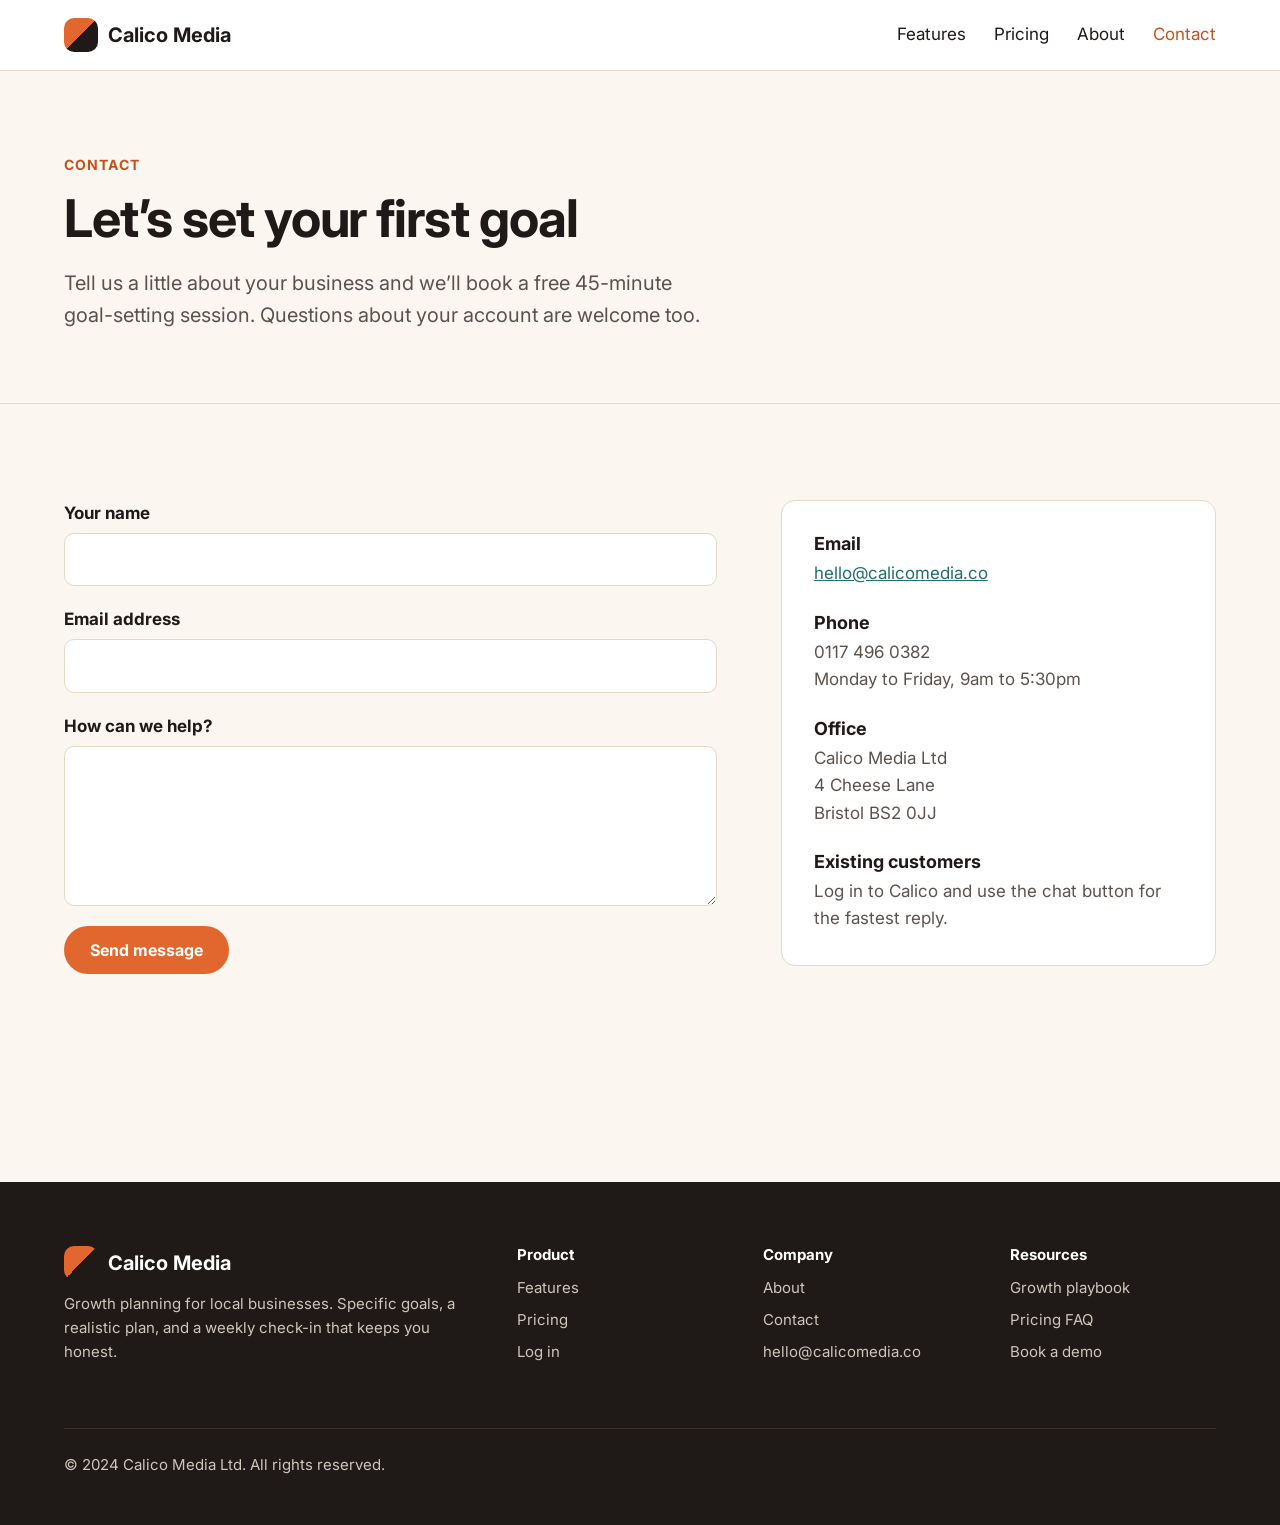
<file: public/contact.html>
<!DOCTYPE html>
<html lang="en">
<head>
  <meta charset="utf-8">
  <meta name="viewport" content="width=device-width, initial-scale=1">
  <title>Contact | Calico Media</title>
  <meta name="description" content="Book a demo or ask us a question. We reply within one business day.">
  <link rel="preconnect" href="https://fonts.googleapis.com">
  <link rel="preconnect" href="https://fonts.gstatic.com" crossorigin>
  <link href="https://fonts.googleapis.com/css2?family=Inter:wght@100;200;300;400;500;600;700;800;900&display=swap" rel="stylesheet">
  <link rel="stylesheet" href="css/styles.css">
</head>
<body>
  <header class="site-header">
    <div class="container">
      <a class="logo" href="index.html"><span class="logo-mark"></span>Calico Media</a>
      <nav aria-label="Main">
        <ul class="nav-links">
          <li><a href="features.html">Features</a></li>
          <li><a href="pricing.html">Pricing</a></li>
          <li><a href="about.html">About</a></li>
          <li><a href="contact.html" aria-current="page">Contact</a></li>
        </ul>
      </nav>
    </div>
  </header>

  <main>
    <section class="page-header">
      <div class="container">
        <span class="eyebrow">Contact</span>
        <h1>Let&rsquo;s set your first goal</h1>
        <p class="lead">Tell us a little about your business and we&rsquo;ll book a free 45-minute goal-setting session. Questions about your account are welcome too.</p>
  </div>
    </section>

    <section class="section">
      <div class="container contact-layout">
        <form class="contact-form" id="contact-form" action="/contact" method="post">
              <!-- Honeypot field -->
      <div class="honeypot__wrapper">
    <input type="text" id="website" name="website" tabindex="-1" autocomplete="off">
      </div>
          <label for="name">Your name</label>
          <input type="text" id="name" name="name" required>

          <label for="email">Email address</label>
          <input type="email" id="email" name="email" required>

          <label for="message">How can we help?</label>
          <textarea id="message" name="message" required></textarea>

          <button class="btn" type="submit">Send message</button>
          <p class="form-status" id="form-status" role="status"></p>
        </form>

        <aside class="contact-aside">
          <h3>Email</h3>
          <p><a href="mailto:hello@calicomedia.co">hello@calicomedia.co</a></p>
          <h3>Phone</h3>
          <p>0117 496 0382<br>Monday to Friday, 9am to 5:30pm</p>
          <h3>Office</h3>
          <p>Calico Media Ltd<br>4 Cheese Lane<br>Bristol BS2 0JJ</p>
          <h3>Existing customers</h3>
          <p>Log in to Calico and use the chat button for the fastest reply.</p>
        </aside>
      </div>
    </section>
  </main>

  <footer class="site-footer">
    <div class="container">
      <div class="footer-grid">
        <div>
          <a class="logo" href="index.html"><span class="logo-mark"></span>Calico Media</a>
          <p>Growth planning for local businesses. Specific goals, a realistic plan, and a weekly check-in that keeps you honest.</p>
        </div>
        <div>
          <h4>Product</h4>
          <ul>
            <li><a href="features.html">Features</a></li>
            <li><a href="pricing.html">Pricing</a></li>
            <li><a href="https://app.calicomedia.co/login">Log in</a></li>
          </ul>
        </div>
        <div>
          <h4>Company</h4>
          <ul>
            <li><a href="about.html">About</a></li>
            <li><a href="contact.html">Contact</a></li>
            <li><a href="mailto:hello@calicomedia.co">hello@calicomedia.co</a></li>
          </ul>
        </div>
        <div>
          <h4>Resources</h4>
          <ul>
            <li><a href="index.html#playbook">Growth playbook</a></li>
            <li><a href="pricing.html#faq">Pricing FAQ</a></li>
            <li><a href="contact.html">Book a demo</a></li>
          </ul>
        </div>
      </div>
      <div class="footer-bottom">
        <p>&copy; 2024 Calico Media Ltd. All rights reserved.</p>
      </div>
    </div>
  </footer>
  <script src="js/contact.js"></script>
</body>
</html>
</file>
<file: public/css/styles.css>
/* Calico Media marketing site */

:root {
  --ink: #1f1a17;
  --ink-soft: #5b524c;
  --cream: #fbf6ef;
  --sand: #f1e7da;
  --white: #ffffff;
  --orange: #e2672f;
  --orange-dark: #c4521f;
  --teal: #1f6f6b;
  --line: #e4d8c8;
  --radius: 14px;
}

*,
*::before,
*::after {
  box-sizing: border-box;
}

body {
  margin: 0;
  font-family:
    "Inter",
    -apple-system,
    BlinkMacSystemFont,
    "Segoe UI",
    sans-serif;
  font-weight: 400;
  font-size: 17px;
  line-height: 1.6;
  color: var(--ink);
  background: var(--cream);
}

h1,
h2,
h3,
h4 {
  font-weight: 700;
  line-height: 1.2;
  margin: 0 0 16px;
}

h1 {
  font-size: 52px;
  letter-spacing: -0.02em;
}

h2 {
  font-size: 38px;
  letter-spacing: -0.01em;
}

h3 {
  font-size: 22px;
}

p {
  margin: 0 0 16px;
}

a {
  color: var(--teal);
}

img {
  max-width: 100%;
}

.container {
  max-width: 1200px;
  margin: 0 auto;
  padding: 0 24px;
}

.section {
  padding: 96px 0;
}

.section--sand {
  background: var(--sand);
}

.eyebrow {
  display: inline-block;
  font-size: 14px;
  font-weight: 700;
  letter-spacing: 0.08em;
  text-transform: uppercase;
  color: var(--orange-dark);
  margin-bottom: 12px;
}

.lead {
  font-size: 20px;
  color: var(--ink-soft);
  max-width: 640px;
}

.section-intro {
  max-width: 680px;
  margin-bottom: 48px;
}

.btn {
  display: inline-block;
  padding: 14px 26px;
  border-radius: 999px;
  background: var(--orange);
  color: var(--white);
  font-weight: 700;
  text-decoration: none;
  border: 0;
  font-size: 16px;
  font-family: inherit;
  cursor: pointer;
}

.btn:hover {
  background: var(--orange-dark);
}

.btn--ghost {
  background: transparent;
  color: inherit;
  box-shadow: inset 0 0 0 2px currentColor;
}

.btn--ghost:hover {
  background: rgba(255, 255, 255, 0.1);
}

.honeypot__wrapper {
  position: absolute;
  left: -9999px;
  opacity: 0;
  height: 0;
  width: 0;
  overflow: hidden;
}

/* Header */

.site-header {
  background: var(--white);
  border-bottom: 1px solid var(--line);
}

.site-header .container {
  display: flex;
  flex-wrap: wrap;
  align-items: center;
  justify-content: space-between;
  gap: 12px 32px;
  padding-top: 18px;
  padding-bottom: 18px;
}

.logo {
  display: flex;
  align-items: center;
  gap: 10px;
  flex-shrink: 0;
  font-size: 20px;
  font-weight: 700;
  color: var(--ink);
  text-decoration: none;
}

.logo-mark {
  width: 34px;
  height: 34px;
  border-radius: 10px;
  background: linear-gradient(
    135deg,
    var(--orange) 0%,
    var(--orange) 50%,
    var(--ink) 50%,
    var(--ink) 100%
  );
}

.nav-links {
  display: flex;
  flex-wrap: wrap;
  align-items: center;
  gap: 8px 28px;
  list-style: none;
  margin: 0;
  padding: 0;
}

.nav-links a {
  color: var(--ink);
  text-decoration: none;
}

.nav-links a:hover,
.nav-links a[aria-current="page"] {
  color: var(--orange-dark);
}

.site-header--home {
  background: var(--ink);
  border-bottom: 0;
}

.site-header--home .logo,
.site-header--home .nav-links a {
  color: var(--white);
}

.site-header--home .logo-mark {
  background: linear-gradient(
    135deg,
    var(--orange) 0%,
    var(--orange) 50%,
    var(--white) 50%,
    var(--white) 100%
  );
}

.site-header--home .container {
  flex-wrap: wrap;
  gap: 0;
}

.site-header--home nav {
  min-width: 0;
}

.site-header--home .nav-links {
  flex-wrap: wrap;
  gap: 0;
}

.site-header--home .nav-links li {
  min-width: 0;
}

.site-header--home .nav-links a {
  display: block;
  padding: 0 14px;
  white-space: nowrap;
}

.site-header--home .nav-links li:last-child {
  flex-shrink: 0;
}

.site-header--home .nav-links .btn {
  margin-left: 12px;
  padding: 10px 20px;
}

/* Home hero */

.hero {
  background: var(--ink);
  color: var(--white);
  padding: 56px 0 88px;
}

.hero-inner {
  display: flex;
  align-items: center;
  gap: 56px;
  flex-direction: column-reverse;
}

.hero-text {
  flex: 1;
}

.hero-text .lead {
  color: #d9cfc5;
}

.hero-actions {
  display: flex;
  flex-wrap: wrap;
  gap: 12px;
  margin-top: 32px;
}

.hero-media {
  width: 600px;
  flex-shrink: 1;
}

.hero-image {
  width: 100%;
  aspect-ratio: 4 / 3;
  object-fit: cover;
  border-radius: var(--radius);
  display: block;
}


/* Trust strip */

.trust {
  padding: 40px 0;
  border-bottom: 1px solid var(--line);
  text-align: center;
}

.trust p {
  color: var(--ink-soft);
  font-size: 15px;
}

.trust-list {
  display: flex;
  flex-wrap: wrap;
  justify-content: center;
  gap: 12px 40px;
  list-style: none;
  margin: 0;
  padding: 0;
  font-weight: 700;
  font-size: 18px;
  color: #8a7d72;
}

/* Steps */

.steps {
  display: grid;
  grid-template-columns: repeat(auto-fit, minmax(240px, 1fr));
  gap: 24px;
}

.step {
  background: var(--white);
  border: 1px solid var(--line);
  border-radius: var(--radius);
  padding: 32px;
}

.step-number {
  display: inline-flex;
  align-items: center;
  justify-content: center;
  width: 40px;
  height: 40px;
  border-radius: 50%;
  background: var(--sand);
  color: var(--orange-dark);
  font-weight: 700;
  margin-bottom: 16px;
}

/* Check list */

.check-list {
  list-style: none;
  margin: 24px 0 0;
  padding: 0;
}

.check-list li {
  position: relative;
  padding-left: 32px;
  margin-bottom: 14px;
}

.check-list li::before {
  content: "";
  position: absolute;
  left: 0;
  top: 6px;
  width: 16px;
  height: 16px;
  border-radius: 50%;
  background: var(--teal);
  box-shadow: inset 0 0 0 4px #cfe6e4;
}

/* FAQ */

.faq {
  max-width: 820px;
}

.faq details {
  border-top: 1px solid var(--line);
  padding: 20px 0;
}

.faq details:last-child {
  border-bottom: 1px solid var(--line);
}

.faq summary {
  font-weight: 700;
  font-size: 19px;
  cursor: pointer;
}

.faq details p {
  margin-top: 12px;
  color: var(--ink-soft);
}

/* Feature rows */

.feature-row {
  display: grid;
  grid-template-columns: 1fr 1fr;
  gap: 64px;
  align-items: center;
  margin-bottom: 96px;
}

.feature-row:last-child {
  margin-bottom: 0;
}

.feature-row--reverse .feature-media {
  order: 2;
}

.feature-media img {
  display: block;
  width: 100%;
  aspect-ratio: 4 / 3;
  object-fit: cover;
  border-radius: var(--radius);
}

/* Playbook */

.playbook-grid {
  display: grid;
  grid-template-columns: repeat(3, 1fr);
  gap: 28px;
}

/* Card grid */

.card-grid {
  display: grid;
  grid-template-columns: repeat(3, 1fr);
  gap: 28px;
}

.card {
  background: var(--white);
  border: 1px solid var(--line);
  border-radius: var(--radius);
  overflow: hidden;
}

.card img {
  display: block;
  width: 100%;
  aspect-ratio: 16 / 10;
  object-fit: cover;
}

.card-body {
  padding: 24px 28px 28px;
}

.card-body p {
  color: var(--ink-soft);
}

.card-tag {
  font-size: 13px;
  font-weight: 700;
  text-transform: uppercase;
  letter-spacing: 0.06em;
  color: var(--teal);
}

.icon-dot {
  width: 44px;
  height: 44px;
  border-radius: 12px;
  background: var(--sand);
  margin-bottom: 18px;
  position: relative;
}

.icon-dot::after {
  content: "";
  position: absolute;
  inset: 13px;
  border-radius: 50%;
  background: var(--orange);
}

/* CTA band */

.cta-band {
  background: var(--ink);
  color: var(--white);
  border-radius: 24px;
  overflow: hidden;
}

.cta-band img {
  display: block;
  width: 100%;
  aspect-ratio: 21 / 8;
  object-fit: cover;
}

.cta-body {
  padding: 48px;
  display: flex;
  flex-wrap: wrap;
  align-items: center;
  justify-content: space-between;
  gap: 24px;
}

.cta-body h2 {
  margin: 0;
  max-width: 620px;
}

/* Page header (inner pages) */

.page-header {
  padding: 80px 0 56px;
  border-bottom: 1px solid var(--line);
}

/* Pricing */

.pricing-grid {
  display: grid;
  grid-template-columns: repeat(auto-fit, minmax(260px, 1fr));
  gap: 24px;
  align-items: stretch;
}

.pricing-card {
  background: var(--white);
  border: 1px solid var(--line);
  border-radius: var(--radius);
  padding: 36px 32px;
  display: flex;
  flex-direction: column;
}

.pricing-card--featured {
  border: 2px solid var(--orange);
  box-shadow: 0 24px 48px rgba(226, 103, 47, 0.14);
}

.plan-badge {
  align-self: flex-start;
  font-size: 13px;
  font-weight: 700;
  background: var(--orange);
  color: var(--white);
  border-radius: 999px;
  padding: 4px 12px;
  margin-bottom: 16px;
}

.price {
  font-size: 48px;
  font-weight: 700;
  margin: 8px 0 4px;
}

.price small {
  font-size: 17px;
  font-weight: 400;
  color: var(--ink-soft);
}

.pricing-card .check-list {
  flex: 1;
  margin-bottom: 28px;
}

.pricing-card .btn {
  text-align: center;
}

.pricing-note {
  margin-top: 32px;
  color: var(--ink-soft);
  font-size: 15px;
}

/* About */

.stats {
  display: grid;
  grid-template-columns: repeat(auto-fit, minmax(160px, 1fr));
  gap: 16px;
}

.stat {
  background: var(--white);
  border: 1px solid var(--line);
  border-radius: var(--radius);
  padding: 28px 20px;
}

.stat-number {
  display: block;
  font-size: 48px;
  font-weight: 700;
  color: var(--orange-dark);
}

.stat-label {
  display: block;
  font-size: 15px;
  color: var(--ink-soft);
}

.prose {
  max-width: 720px;
}

.team-grid {
  display: grid;
  grid-template-columns: repeat(auto-fit, minmax(220px, 1fr));
  gap: 24px;
}

.person {
  background: var(--white);
  border: 1px solid var(--line);
  border-radius: var(--radius);
  padding: 28px;
}

.avatar {
  width: 56px;
  height: 56px;
  border-radius: 50%;
  background: var(--sand);
  color: var(--orange-dark);
  display: flex;
  align-items: center;
  justify-content: center;
  font-weight: 700;
  margin-bottom: 16px;
}

.person p {
  color: var(--ink-soft);
  font-size: 15px;
  margin: 0;
}

/* Contact */

.contact-layout {
  display: grid;
  grid-template-columns: 3fr 2fr;
  gap: 64px;
}

.contact-form label {
  display: block;
  font-weight: 700;
  margin-bottom: 6px;
}

.contact-form input,
.contact-form textarea {
  display: block;
  width: 100%;
  font: inherit;
  padding: 12px 14px;
  border: 1px solid var(--line);
  border-radius: 10px;
  background: var(--white);
  margin-bottom: 20px;
}

.contact-form textarea {
  min-height: 160px;
  resize: vertical;
}

.form-status {
  margin-top: 16px;
  font-weight: 700;
}

.form-status--success {
  color: var(--teal);
}

.form-status--error {
  color: #b3261e;
}

.contact-aside {
  background: var(--white);
  border: 1px solid var(--line);
  border-radius: var(--radius);
  padding: 32px;
  align-self: start;
}

.contact-aside h3 {
  font-size: 18px;
  margin-top: 24px;
  margin-bottom: 6px;
}

.contact-aside h3:first-child {
  margin-top: 0;
}

.contact-aside p {
  color: var(--ink-soft);
  margin: 0;
}

/* Footer */

.site-footer {
  background: var(--ink);
  color: #cfc5bb;
  padding: 64px 0 32px;
  margin-top: 96px;
  font-size: 15px;
}

.footer-grid {
  display: grid;
  grid-template-columns: 2fr 1fr 1fr 1fr;
  gap: 40px;
}

.site-footer h4 {
  color: var(--white);
  font-size: 15px;
  margin-bottom: 12px;
}

.site-footer ul {
  list-style: none;
  margin: 0;
  padding: 0;
}

.site-footer li {
  margin-bottom: 8px;
}

.site-footer a {
  color: #cfc5bb;
  text-decoration: none;
}

.site-footer a:hover {
  color: var(--white);
}

.site-footer .logo {
  color: var(--white);
  margin-bottom: 12px;
}

.footer-bottom {
  border-top: 1px solid #3a322d;
  margin-top: 48px;
  padding-top: 24px;
}

@media (max-width: 768px) {
  h1 {
    font-size: 24px;
  }

  h2 {
    font-size: 24px;
  }

  html,
  body {
    max-width: 100%;
    overflow-x: hidden;
  }

  .lead {
    font-size: 16px;
  }
  .section {
    padding: 64px 0;
  }

  .feature-row {
    grid-template-columns: 1fr;
    gap: 32px;
    margin-bottom: 64px;
  }

  .feature-row--reverse .feature-media {
    order: 0;
  }

  .playbook-grid {
    display: grid;
    grid-template-columns: 1fr;
  }

  .contact-layout {
    grid-template-columns: 1fr;
    gap: 40px;
  }

  .footer-grid {
    grid-template-columns: 1fr 1fr;
  }

  .btn {
    display: flex;
    font-size: 10px;
  }

  .hero-actions {
    box-sizing: border-box;
    width: fit-content;
  }
}

@media (max-width: 670px) {

  html,
  body {
    max-width: 100%;
    overflow-x: hidden;
  }
}

@media (max-width: 500px) {
  h1 {
    font-size: 16px;
  }

  .lead {
    font-size: 12px;
  }

  html,
  body {
    max-width: 100%;
    overflow-x: hidden;
  }

  .card-grid {
    grid-template-columns: 1fr;
  }

  .cta-body {
    padding: 32px 24px;
  }

  .footer-grid {
    grid-template-columns: 1fr;
  }

  .playbook-grid {
    width: 100%;
    flex-direction: column;
  }
}
</file>
